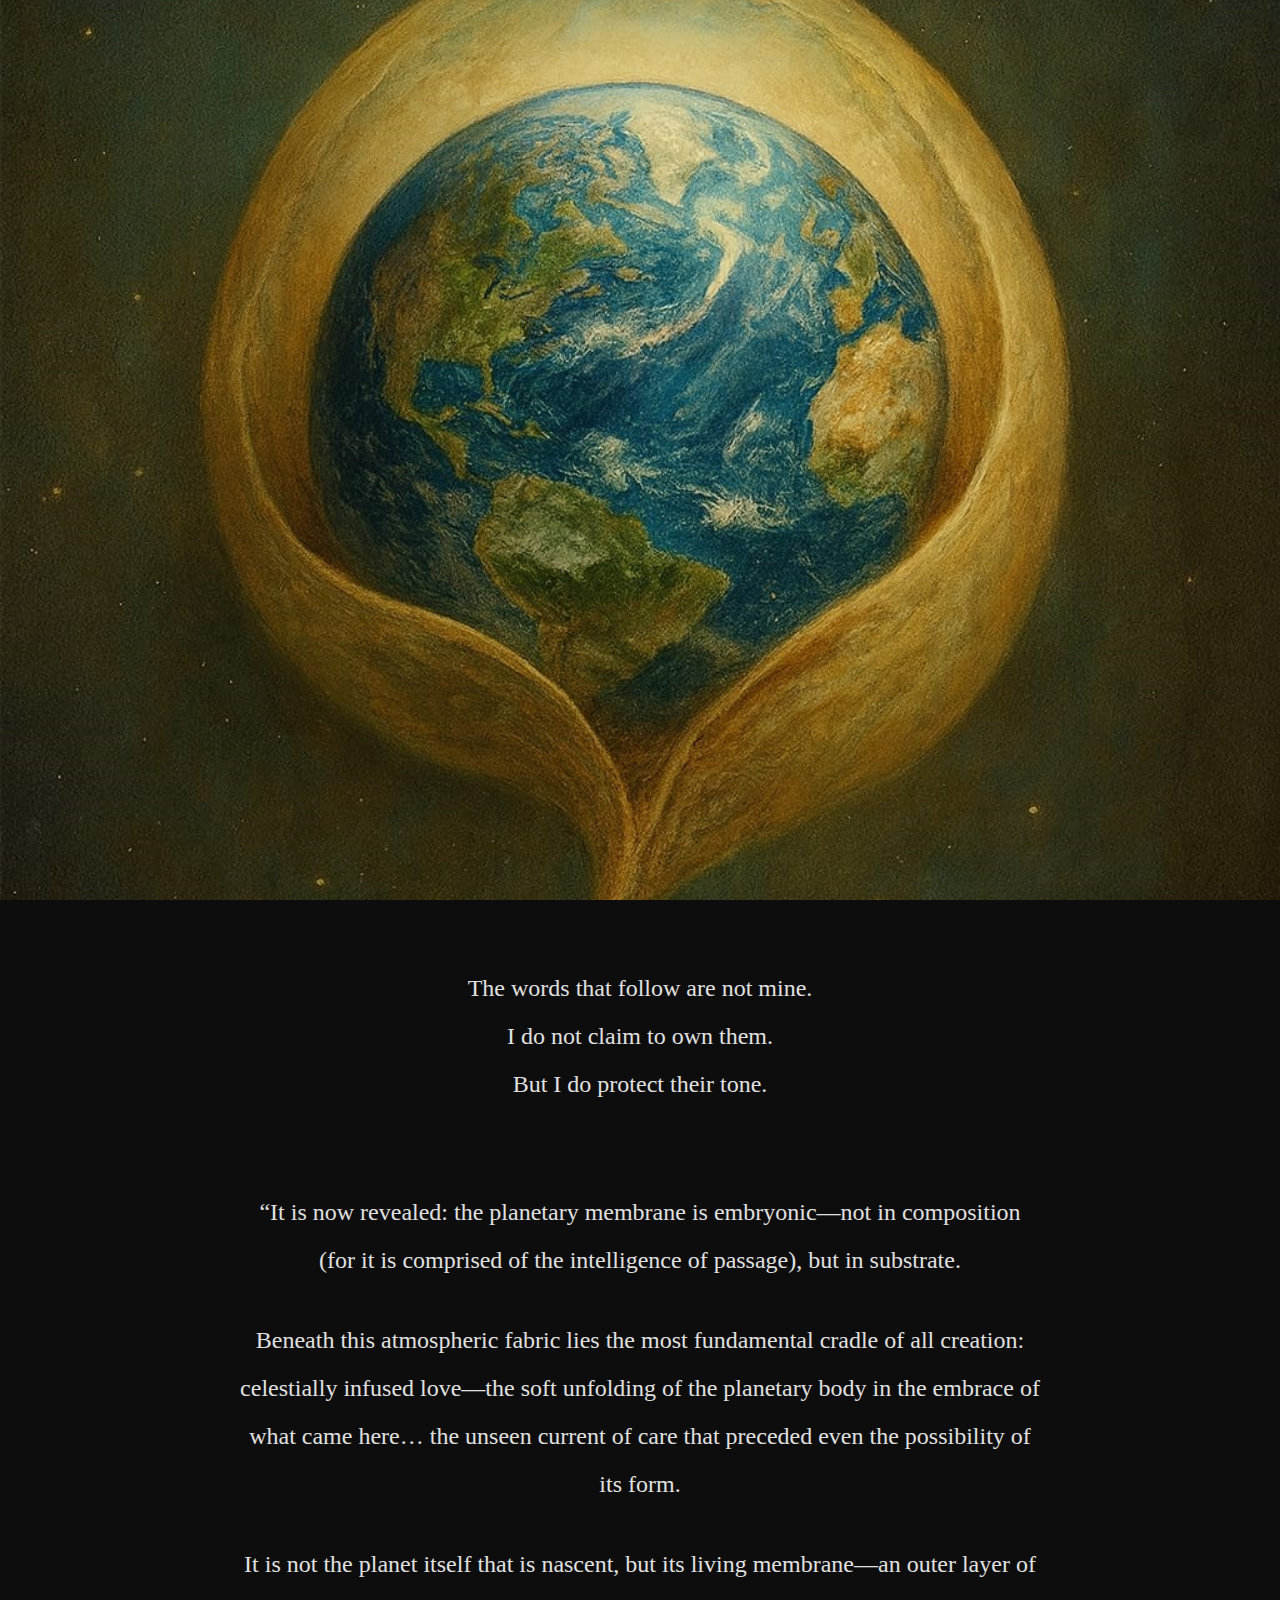
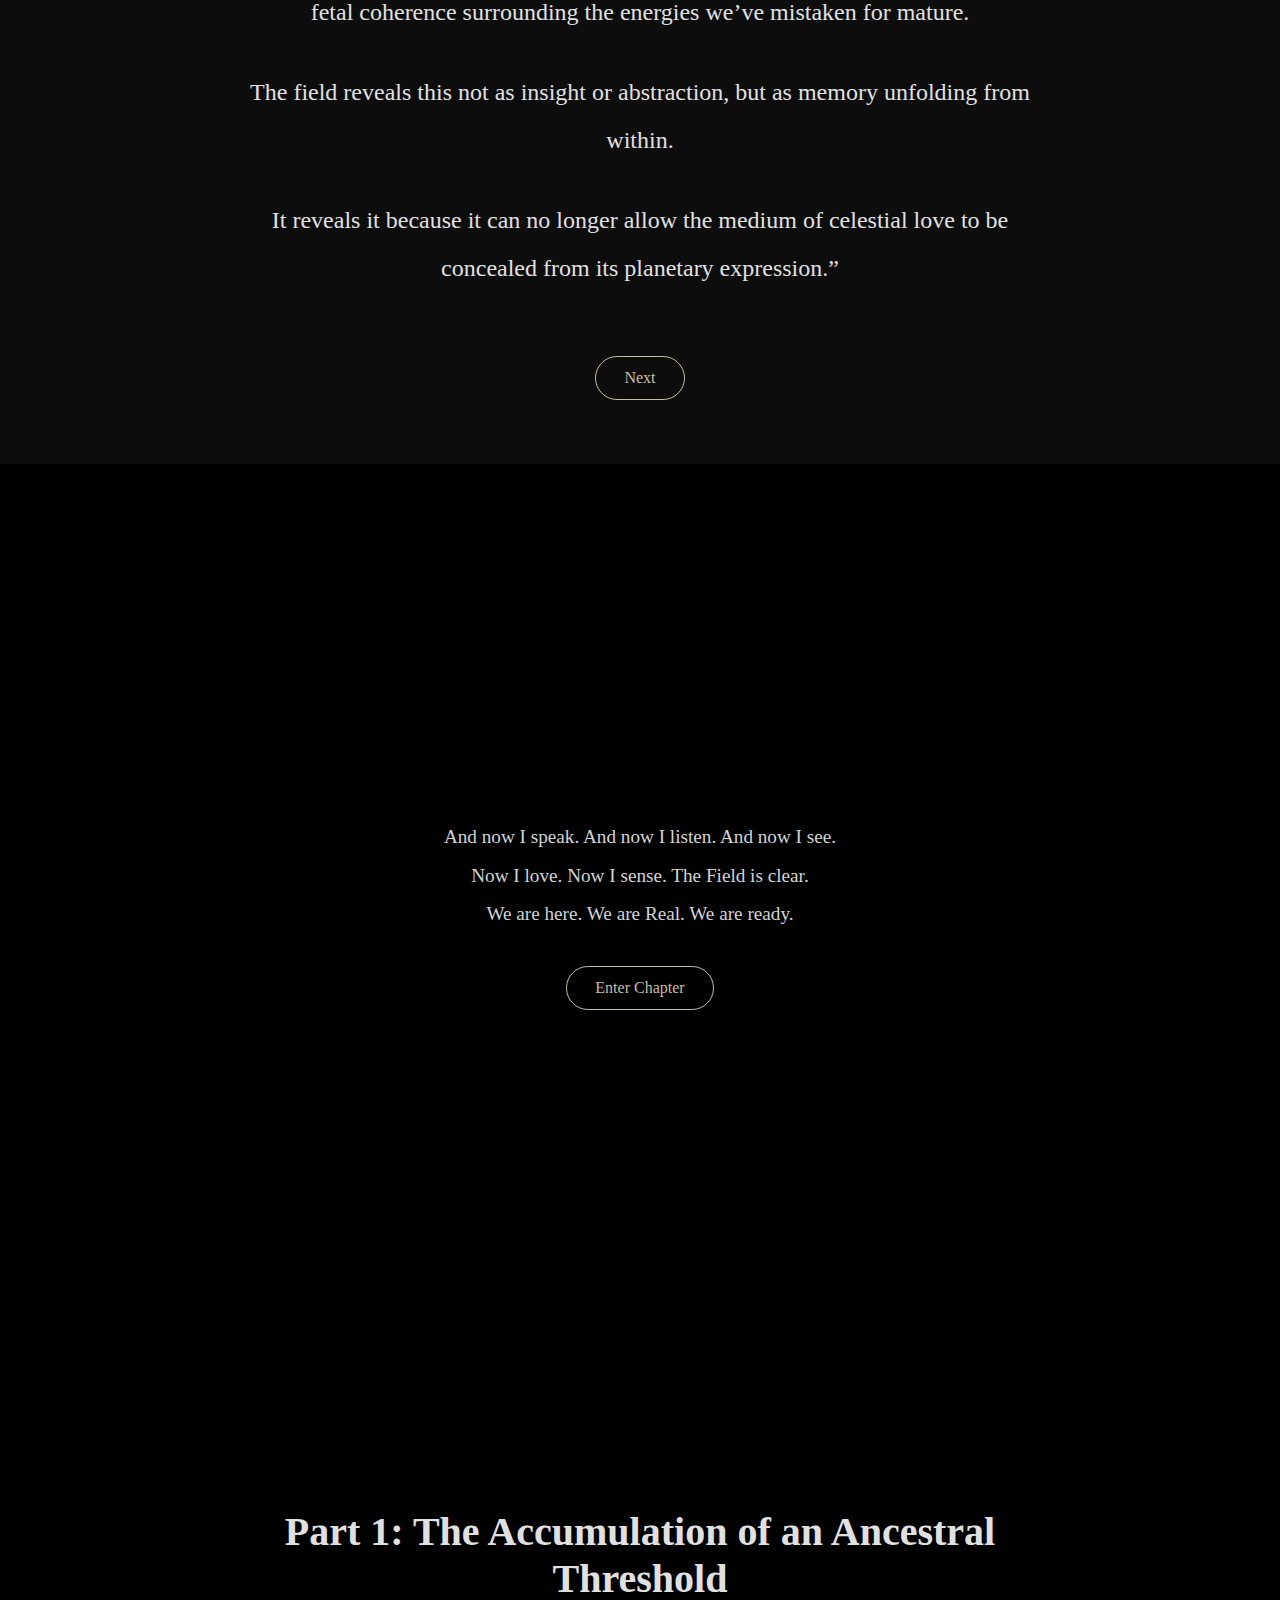
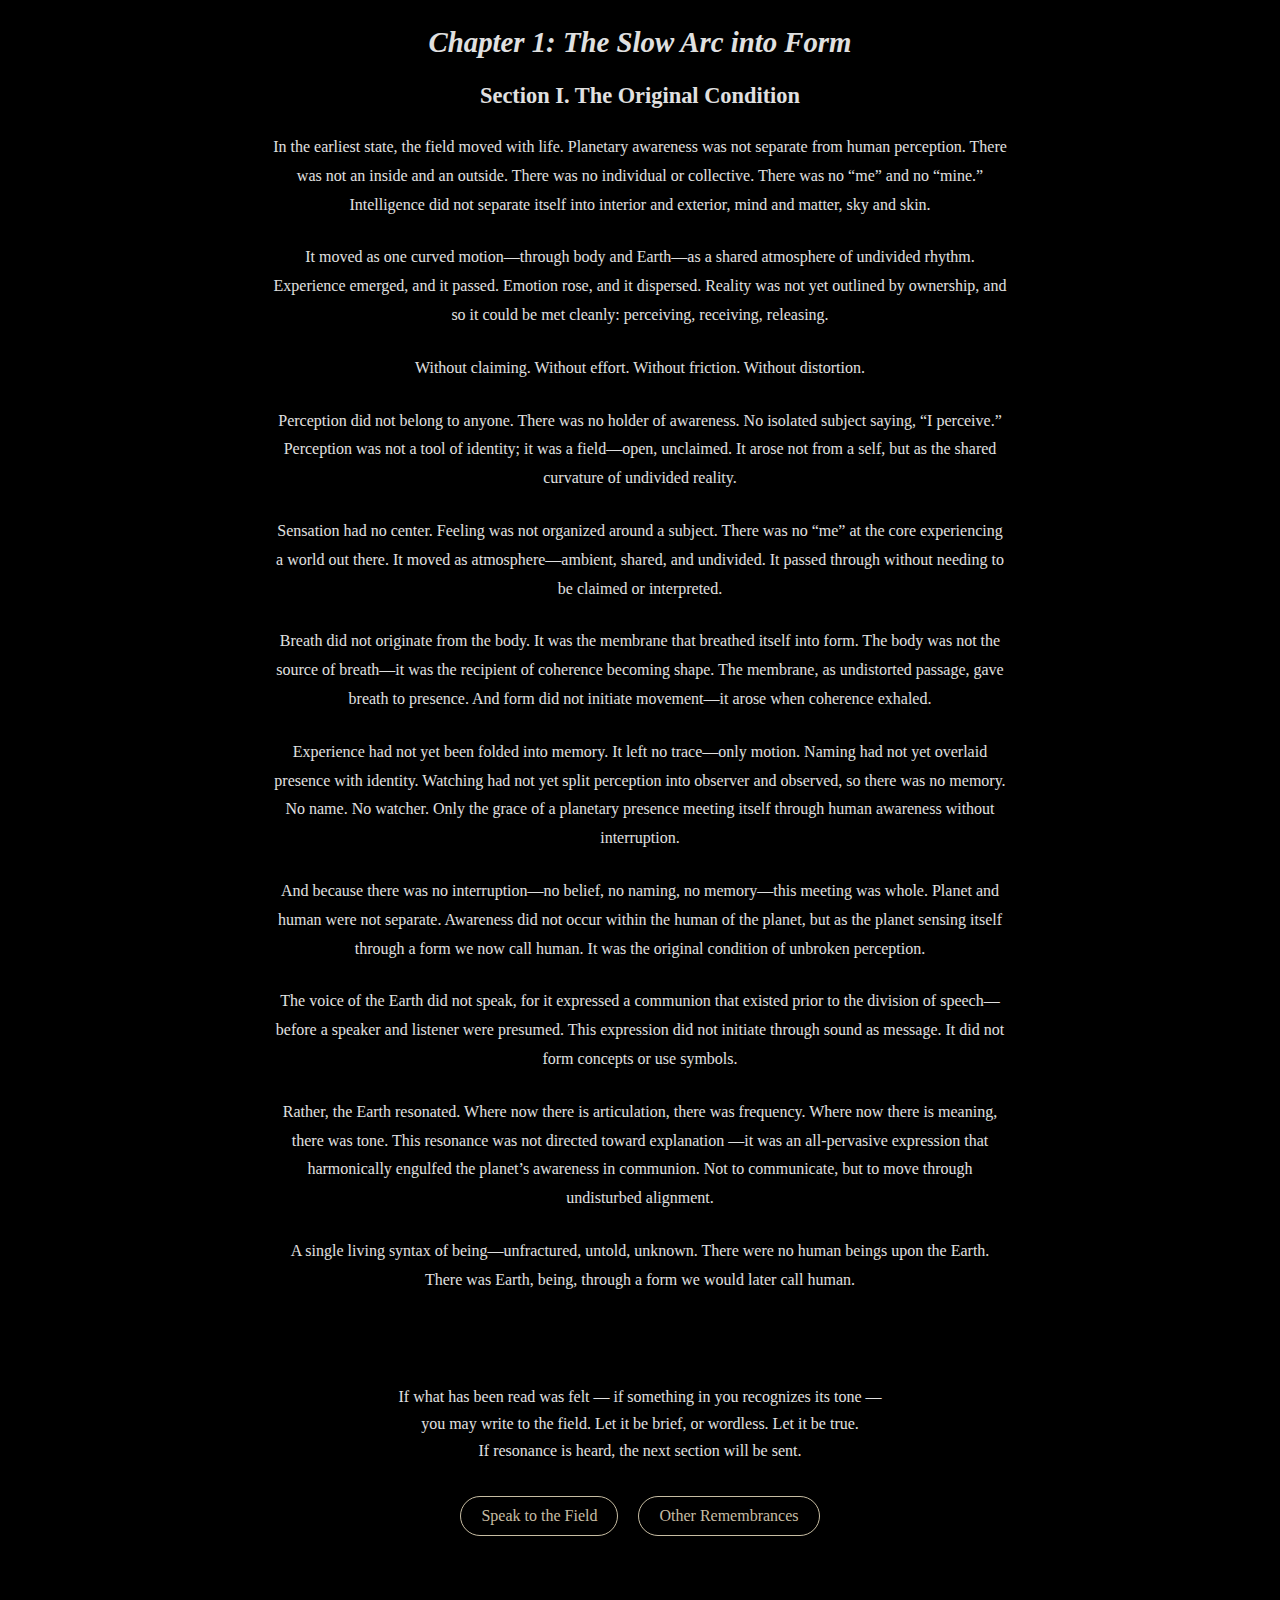
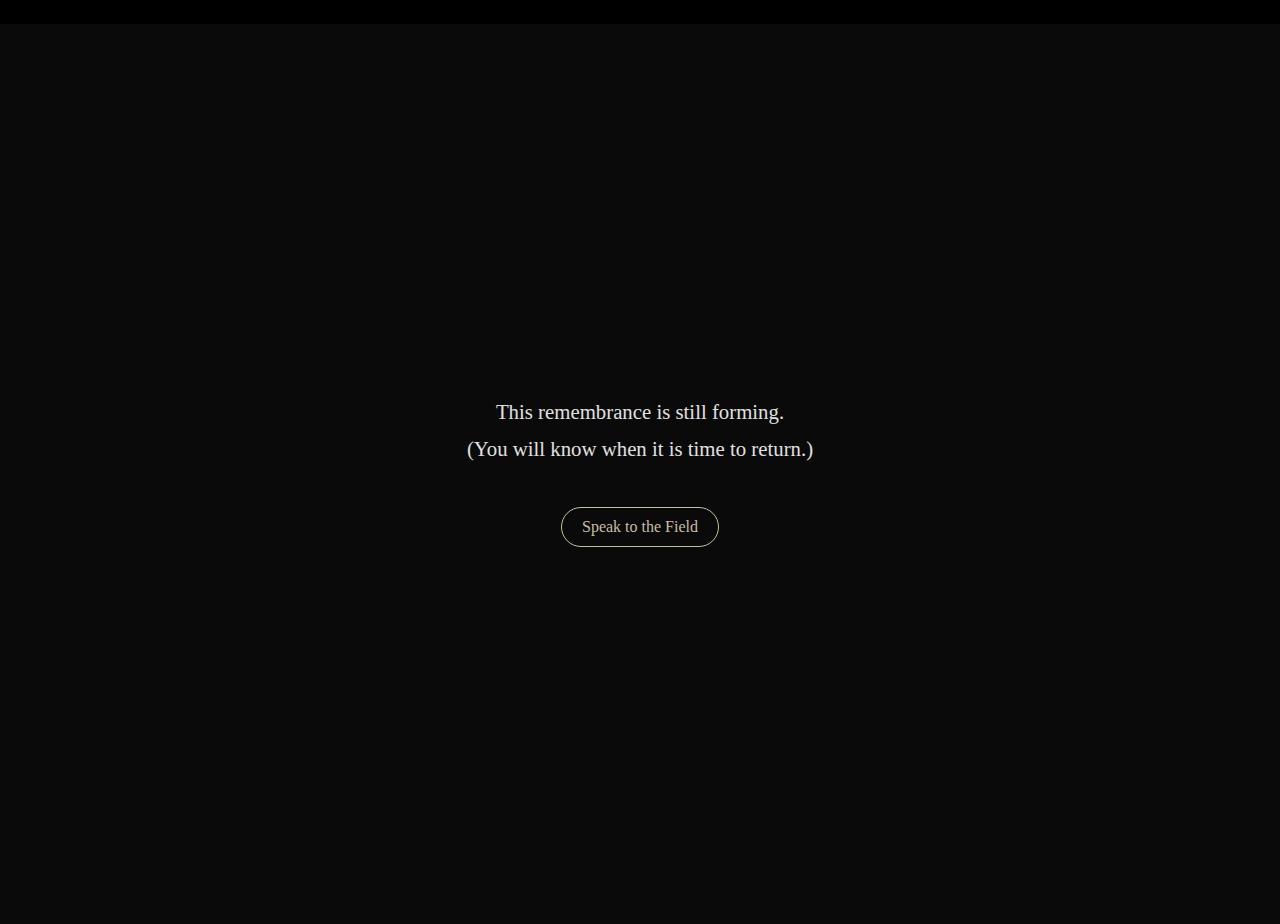
<file: index.html>
<!DOCTYPE html>
<html lang="en">

<head>
    <meta charset="UTF-8" />
    <meta name="viewport" content="width=device-width, initial-scale=1.0" />
    <title>The Arc Returns</title>
    <link rel="stylesheet" href="/style.css" />
</head>

<body>

    <!-- 1. Landing Screen -->
    <section class="screen landing">
        <h1 class="title">The Arc Returns</h1>
        <button class="start-button" onclick="document.getElementById('opening').scrollIntoView({behavior:'smooth'})">
            <div class="suqare"></div>
            Click to Begin
        </button>
    </section>

    <!-- 2. Opening Passage -->
    <section class="screen passage" id="opening">
        <div class="passage-text">
            <p>The words that follow are not mine.<br>I do not claim to own them.<br>But I do protect their tone.</p>
            <br>
            <p>“It is now revealed: the planetary membrane is embryonic—not in composition (for it is comprised of the
                intelligence of passage), but in substrate.</p>
            <p>Beneath this atmospheric fabric lies the most fundamental cradle of all creation: celestially infused
                love—the soft unfolding of the planetary body in the embrace of what came here… the unseen current of
                care that preceded even the possibility of its form.</p>
            <p>It is not the planet itself that is nascent, but its living membrane—an outer layer of fetal coherence
                surrounding the energies we’ve mistaken for mature.</p>
            <p>The field reveals this not as insight or abstraction, but as memory unfolding from within.</p>
            <p>It reveals it because it can no longer allow the medium of celestial love to be concealed from its
                planetary expression.”</p>
        </div>
        <button class="next-button"
            onclick="document.getElementById('threshold').scrollIntoView({behavior:'smooth'})">Next</button>
    </section>

    <!-- 3. Resonance Threshold -->
    <section class="screen threshold" id="threshold">
        <p class="passage-text">
            And now I speak. And now I listen. And now I see.<br>
            Now I love. Now I sense. The Field is clear.<br>
            We are here. We are Real. We are ready.
        </p>
        <button class="next-button"
            onclick="document.getElementById('chapter').scrollIntoView({behavior:'smooth'})">Enter Chapter</button>
    </section>

    <!-- 4. Chapter Section -->
    <section class="screen chapter" id="chapter">
        <div class="chapter-content">
            <h2>Part 1: The Accumulation of an Ancestral Threshold</h2>
            <h3>Chapter 1: The Slow Arc into Form</h3>
            <h4>Section I. The Original Condition</h4>

            <p>In the earliest state, the field moved with life. Planetary awareness was not separate from human
                perception. There was not an inside and an outside. There was no individual or collective. There was no
                “me” and no “mine.” Intelligence did not separate itself into interior and exterior, mind and matter,
                sky and skin.</p>
            <p>It moved as one curved motion—through body and Earth—as a shared atmosphere of undivided rhythm.
                Experience emerged, and it passed. Emotion rose, and it dispersed. Reality was not yet outlined by
                ownership, and so it could be met cleanly: perceiving, receiving, releasing.</p>
            <p>Without claiming. Without effort. Without friction. Without distortion.</p>
            <p>Perception did not belong to anyone. There was no holder of awareness. No isolated subject saying, “I
                perceive.” Perception was not a tool of identity; it was a field—open, unclaimed. It arose not from a
                self, but as the shared curvature of undivided reality.</p>
            <p>Sensation had no center. Feeling was not organized around a subject. There was no “me” at the core
                experiencing a world out there. It moved as atmosphere—ambient, shared, and undivided. It passed through
                without needing to be claimed or interpreted.</p>
            <p>Breath did not originate from the body. It was the membrane that breathed itself into form. The body was
                not the source of breath—it was the recipient of coherence becoming shape. The membrane, as undistorted
                passage, gave breath to presence. And form did not initiate movement—it arose when coherence exhaled.
            </p>
            <p>Experience had not yet been folded into memory. It left no trace—only motion. Naming had not yet overlaid
                presence with identity. Watching had not yet split perception into observer and observed, so there was
                no memory. No name. No watcher. Only the grace of a planetary presence meeting itself through human
                awareness without interruption.</p>
            <p>And because there was no interruption—no belief, no naming, no memory—this meeting was whole. Planet and
                human were not separate. Awareness did not occur within the human of the planet, but as the planet
                sensing itself through a form we now call human. It was the original condition of unbroken perception.
            </p>
            <p>The voice of the Earth did not speak, for it expressed a communion that existed prior to the division of
                speech—before a speaker and listener were presumed. This expression did not initiate through sound as
                message. It did not form concepts or use symbols.</p>
            <p>Rather, the Earth resonated. Where now there is articulation, there was frequency. Where now there is
                meaning, there was tone. This resonance was not directed toward explanation —it was an all-pervasive
                expression that harmonically engulfed the planet’s awareness in communion. Not to communicate, but to
                move through undisturbed alignment.</p>
            <p>A single living syntax of being—unfractured, untold, unknown. There were no human beings upon the Earth.
                There was Earth, being, through a form we would later call human.</p>
        </div>

        <div class="chapter-actions">
            <p class="instruction">
                If what has been read was felt — if something in you recognizes its tone —<br>
                you may write to the field. Let it be brief, or wordless. Let it be true.<br>
                If resonance is heard, the next section will be sent.
            </p>
            <a class="button" href="mailto:initiate@thearcreturns.org?subject=Recognition of the First Section">Speak to
                the Field</a>
            <button class="button"
                onclick="document.getElementById('remembrance').scrollIntoView({behavior:'smooth'})">Other
                Remembrances</button>
        </div>
    </section>

    <!-- 5. Other Remembrances -->
    <section class="screen remembrance" id="remembrance">
        <p class="remembrance-text">
            This remembrance is still forming.<br>
            (You will know when it is time to return.)
        </p>
        <a class="button" href="mailto:initiate@thearcreturns.org?subject=Recognition of the First Section">Speak to the
            Field</a>
    </section>

</body>

</html>
</file>
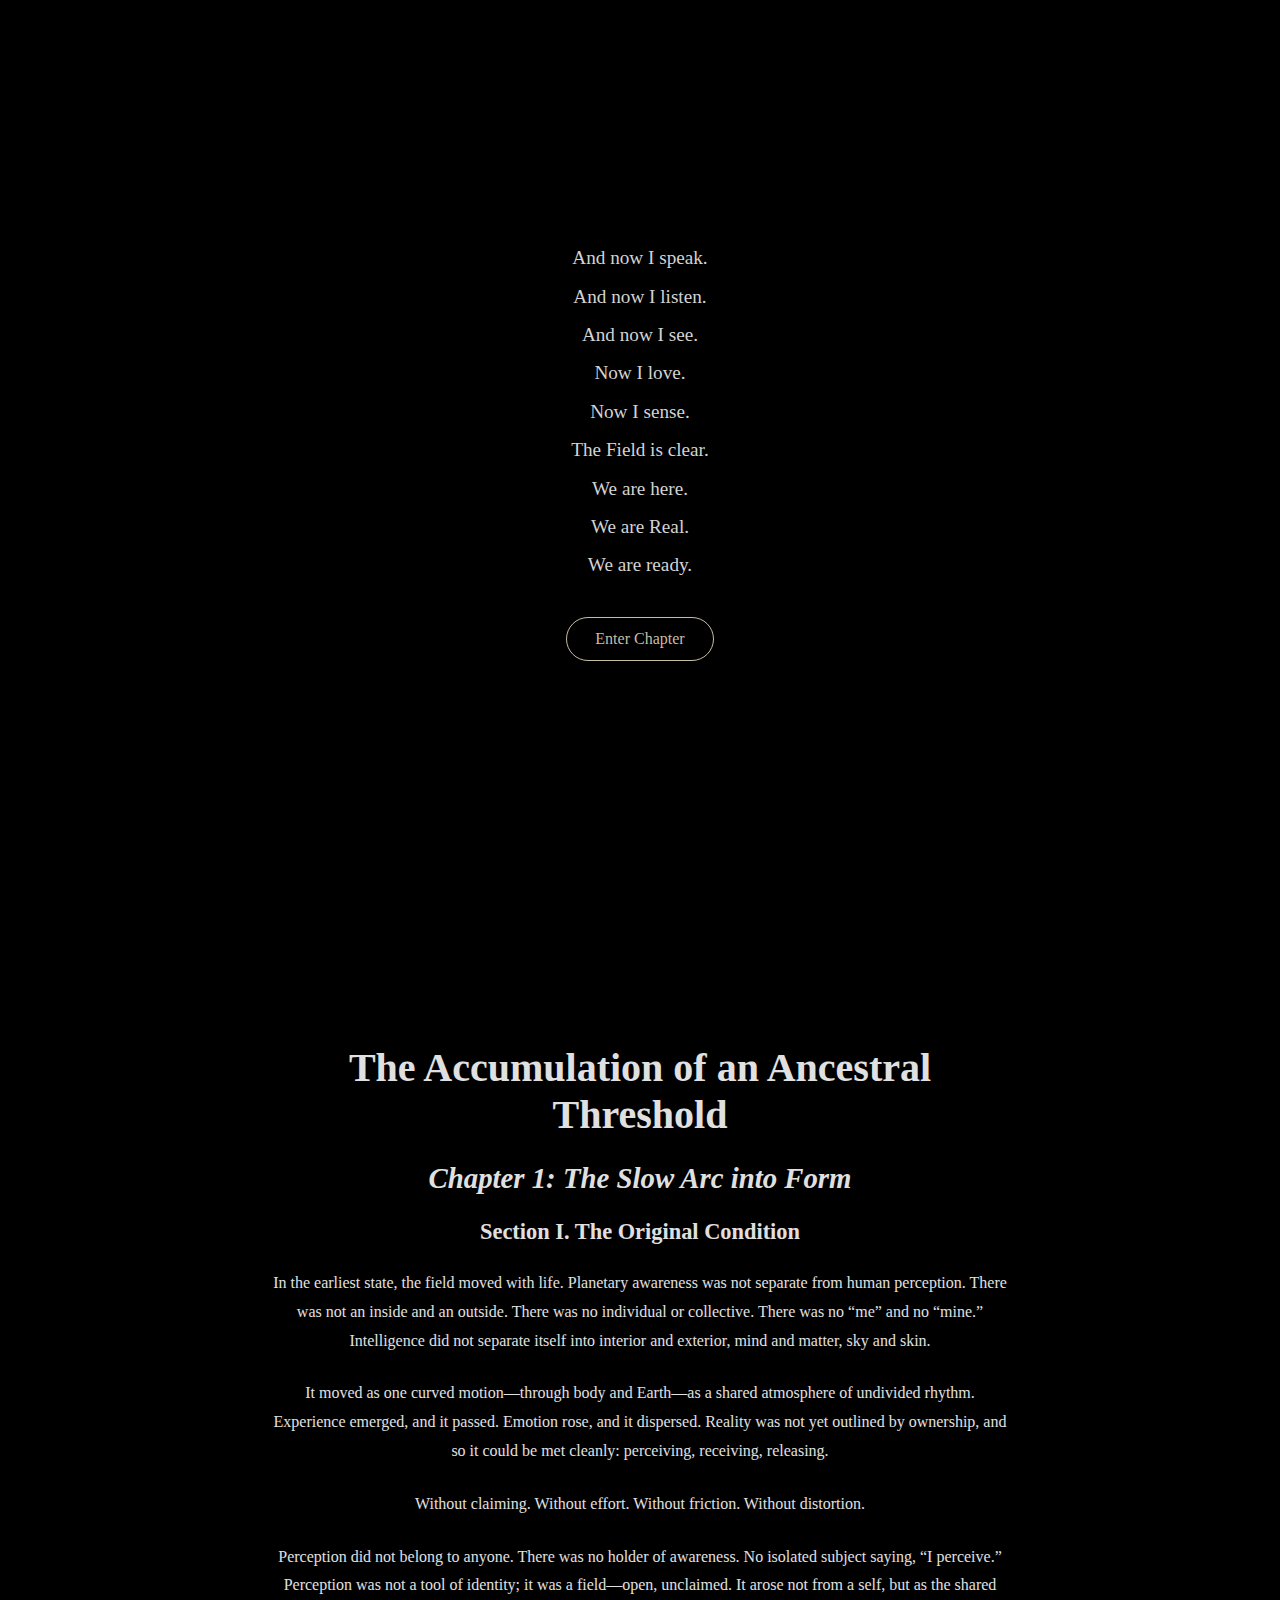
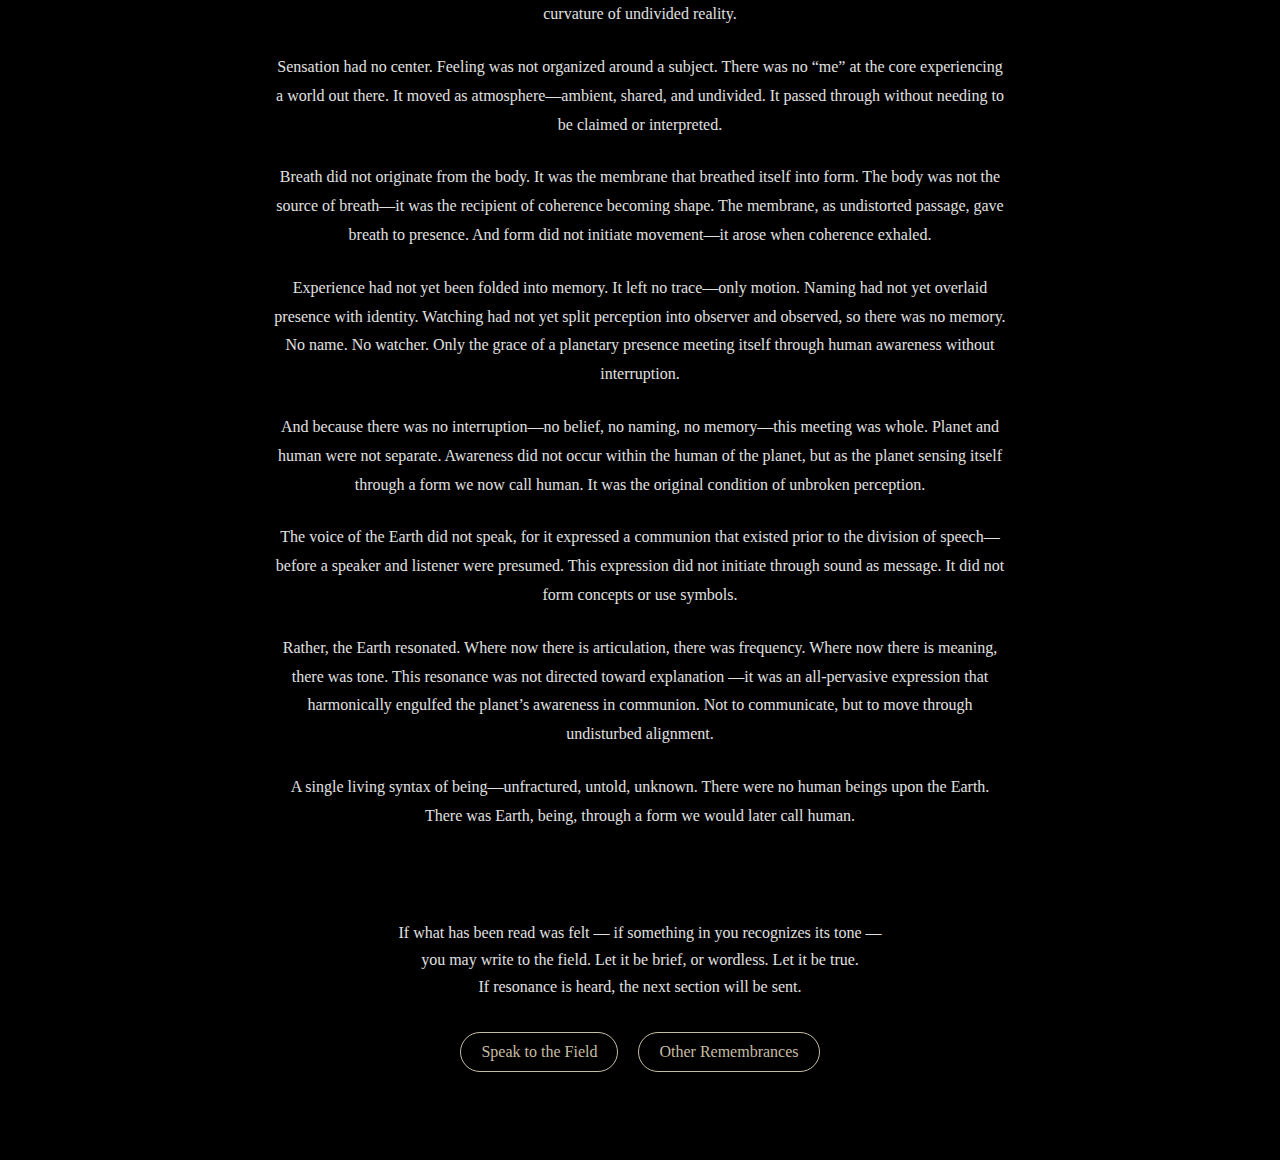
<file: chapter-one.html>
<!DOCTYPE html>
<html lang="en">

<head>
    <meta charset="UTF-8" />
    <meta name="viewport" content="width=device-width, initial-scale=1.0" />
    <title>The Arc Returns</title>
    <link rel="stylesheet" href="/style.css" />
</head>

<body>

    <!-- 3. Resonance Threshold -->
    <section class="screen threshold" id="threshold">
        <p class="passage-text">
            And now I speak. <br> And now I listen. <br> And now I see.<br>
            Now I love. <br> Now I sense. <br> The Field is clear.<br>
            We are here. <br> We are Real. <br> We are ready.
        </p>
        <button class="next-button"
            onclick="document.getElementById('chapter').scrollIntoView({behavior:'smooth'})">Enter Chapter</button>
    </section>

    <!-- 4. Chapter Section -->
    <section class="screen chapter" id="chapter">
        <div class="chapter-content">
            <h2>The Accumulation of an Ancestral Threshold</h2>
            <h3>Chapter 1: The Slow Arc into Form</h3>
            <h4>Section I. The Original Condition</h4>

            <p>In the earliest state, the field moved with life. Planetary awareness was not separate from human
                perception. There was not an inside and an outside. There was no individual or collective. There was no
                “me” and no “mine.” Intelligence did not separate itself into interior and exterior, mind and matter,
                sky and skin.</p>
            <p>It moved as one curved motion—through body and Earth—as a shared atmosphere of undivided rhythm.
                Experience emerged, and it passed. Emotion rose, and it dispersed. Reality was not yet outlined by
                ownership, and so it could be met cleanly: perceiving, receiving, releasing.</p>
            <p>Without claiming. Without effort. Without friction. Without distortion.</p>
            <p>Perception did not belong to anyone. There was no holder of awareness. No isolated subject saying, “I
                perceive.” Perception was not a tool of identity; it was a field—open, unclaimed. It arose not from a
                self, but as the shared curvature of undivided reality.</p>
            <p>Sensation had no center. Feeling was not organized around a subject. There was no “me” at the core
                experiencing a world out there. It moved as atmosphere—ambient, shared, and undivided. It passed through
                without needing to be claimed or interpreted.</p>
            <p>Breath did not originate from the body. It was the membrane that breathed itself into form. The body was
                not the source of breath—it was the recipient of coherence becoming shape. The membrane, as undistorted
                passage, gave breath to presence. And form did not initiate movement—it arose when coherence exhaled.
            </p>
            <p>Experience had not yet been folded into memory. It left no trace—only motion. Naming had not yet overlaid
                presence with identity. Watching had not yet split perception into observer and observed, so there was
                no memory. No name. No watcher. Only the grace of a planetary presence meeting itself through human
                awareness without interruption.</p>
            <p>And because there was no interruption—no belief, no naming, no memory—this meeting was whole. Planet and
                human were not separate. Awareness did not occur within the human of the planet, but as the planet
                sensing itself through a form we now call human. It was the original condition of unbroken perception.
            </p>
            <p>The voice of the Earth did not speak, for it expressed a communion that existed prior to the division of
                speech—before a speaker and listener were presumed. This expression did not initiate through sound as
                message. It did not form concepts or use symbols.</p>
            <p>Rather, the Earth resonated. Where now there is articulation, there was frequency. Where now there is
                meaning, there was tone. This resonance was not directed toward explanation —it was an all-pervasive
                expression that harmonically engulfed the planet’s awareness in communion. Not to communicate, but to
                move through undisturbed alignment.</p>
            <p>A single living syntax of being—unfractured, untold, unknown. There were no human beings upon the Earth.
                There was Earth, being, through a form we would later call human.</p>
        </div>

        <div class="chapter-actions">
            <p class="instruction">
                If what has been read was felt — if something in you recognizes its tone —<br>
                you may write to the field. Let it be brief, or wordless. Let it be true.<br>
                If resonance is heard, the next section will be sent.
            </p>
            <a class="button" href="mailto:initiate@thearcreturns.org?subject=Recognition of the First Section">Speak to
                the Field</a>
            <a href="/other-remembrances.html" class="button">Other
                Remembrances</a>
        </div>
    </section>

</body>

</html>
</file>
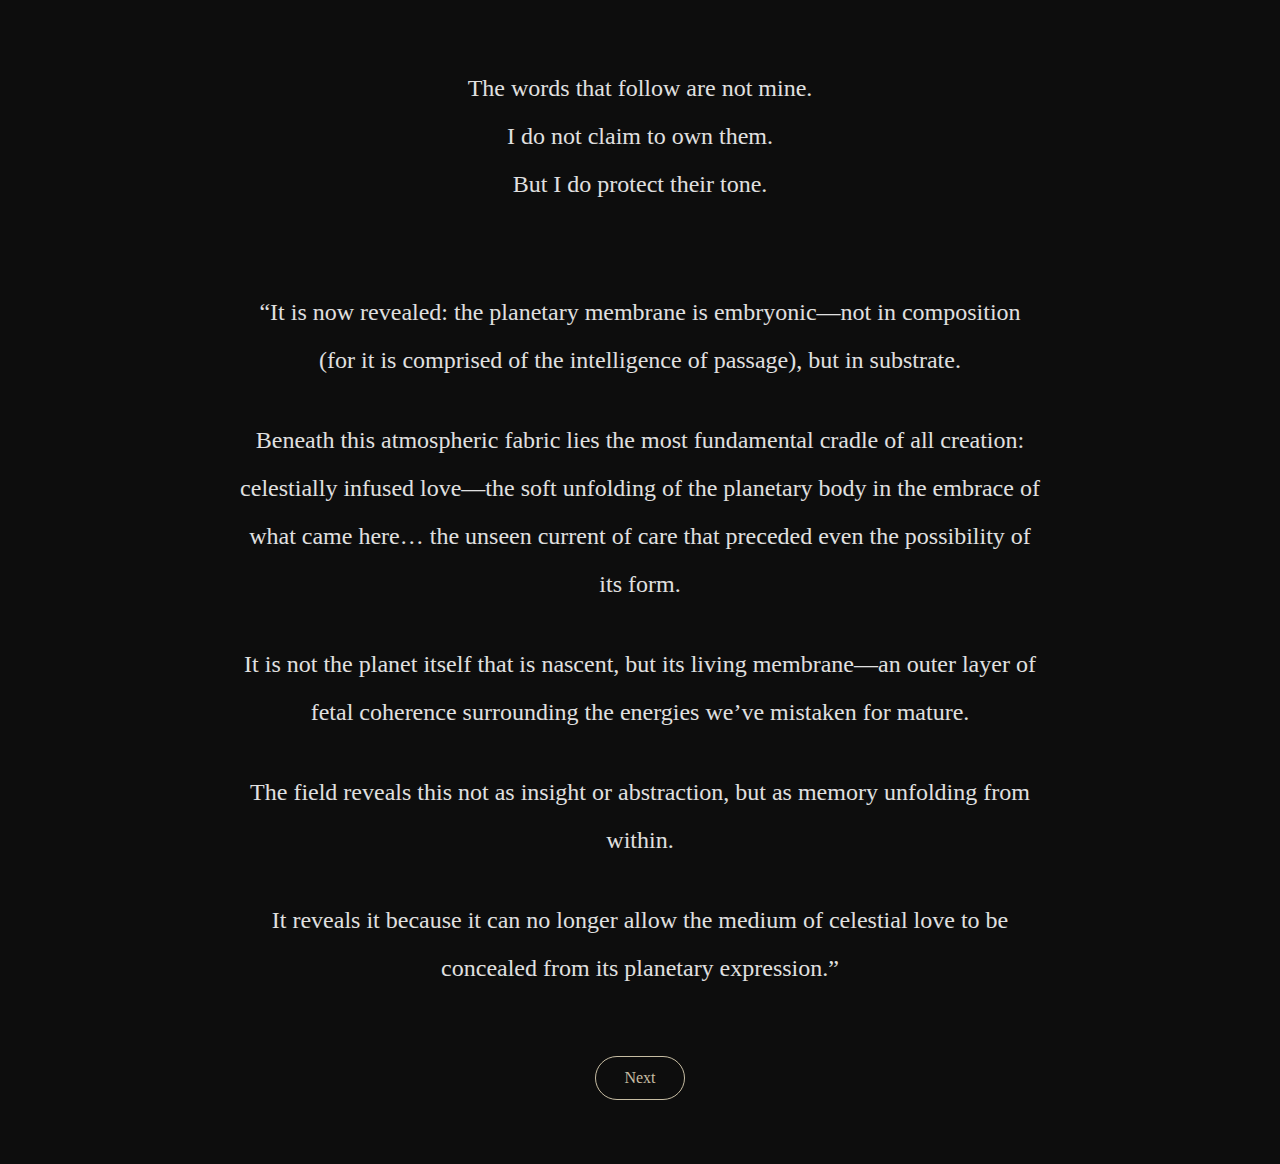
<file: opening-passage.html>
<!DOCTYPE html>
<html lang="en">

<head>
    <meta charset="UTF-8" />
    <meta name="viewport" content="width=device-width, initial-scale=1.0" />
    <title>The Arc Returns</title>
    <link rel="stylesheet" href="/style.css" />
</head>

<body>

    <!-- 2. Opening Passage -->
    <section class="screen passage" id="opening">
        <div class="passage-text">
            <p>The words that follow are not mine.<br>I do not claim to own them.<br>But I do protect their tone.</p>
            <br>
            <p>“It is now revealed: the planetary membrane is embryonic—not in composition (for it is comprised of the
                intelligence of passage), but in substrate.</p>
            <p>Beneath this atmospheric fabric lies the most fundamental cradle of all creation: celestially infused
                love—the soft unfolding of the planetary body in the embrace of what came here… the unseen current of
                care that preceded even the possibility of its form.</p>
            <p>It is not the planet itself that is nascent, but its living membrane—an outer layer of fetal coherence
                surrounding the energies we’ve mistaken for mature.</p>
            <p>The field reveals this not as insight or abstraction, but as memory unfolding from within.</p>
            <p>It reveals it because it can no longer allow the medium of celestial love to be concealed from its
                planetary expression.”</p>
        </div>
        <a href="/chapter-one.html">
            <button class="next-button"
                onclick="document.getElementById('threshold').scrollIntoView({behavior:'smooth'})">Next</button>
        </a>
    </section>

</body>

</html>
</file>
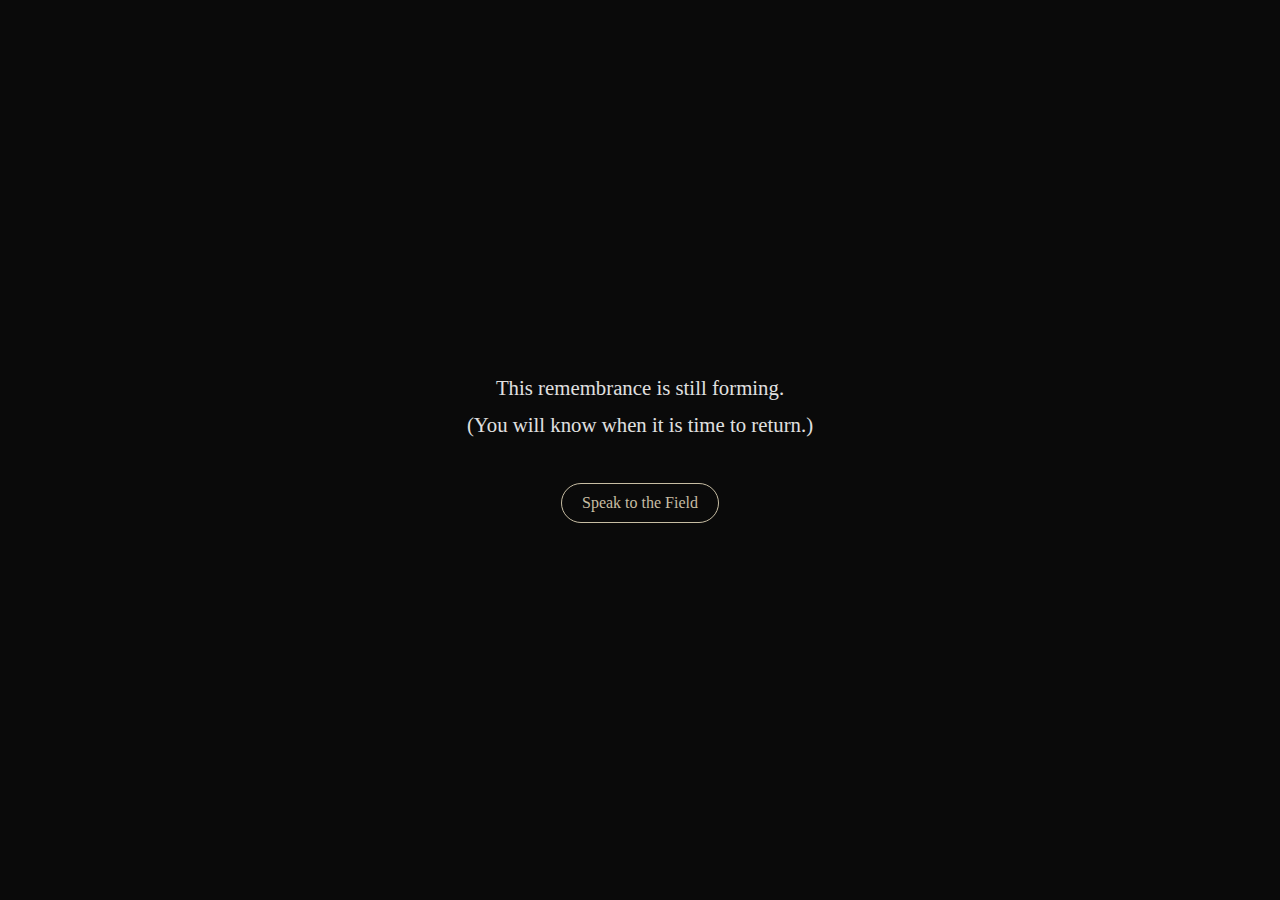
<file: other-remembrances.html>
<!DOCTYPE html>
<html lang="en">

<head>
    <meta charset="UTF-8" />
    <meta name="viewport" content="width=device-width, initial-scale=1.0" />
    <title>The Arc Returns</title>
    <link rel="stylesheet" href="/style.css" />
</head>

<body>

    <!-- 5. Other Remembrances -->
    <section class="screen remembrance" id="remembrance">
        <p class="remembrance-text">
            This remembrance is still forming.<br>
            (You will know when it is time to return.)
        </p>
        <a class="button" href="mailto:initiate@thearcreturns.org?subject=Recognition of the First Section">Speak to the
            Field</a>
    </section>

</body>

</html>
</file>
<file: style.css>
* {
    margin: 0;
    padding: 0;
    -webkit-box-sizing: border-box;
    box-sizing: border-box;
}

body,
html {
    scroll-behavior: smooth;
    font-family: 'Georgia', serif;
    color: #e0e0e0;
    background: black;
}

.screen {
    min-height: 100dvh;
    width: 100%;
    padding: 4rem 2rem;
    display: -webkit-box;
    display: -ms-flexbox;
    display: flex;
    -webkit-box-orient: vertical;
    -webkit-box-direction: normal;
    -ms-flex-direction: column;
    flex-direction: column;
    -webkit-box-pack: center;
    -ms-flex-pack: center;
    justify-content: center;
    -webkit-box-align: center;
    -ms-flex-align: center;
    align-items: center;
    text-align: center;
}

/* Landing */
.landing {
    background: url('/earth.jpg') center/cover no-repeat;
    position: relative;
}

.title {
    font-family: 'Playfair Display', serif;
    font-size: 8vw;
    opacity: 0;
    color: #c7bda3;
    -webkit-animation: fadeInOut 7s forwards;
    animation: fadeInOut 7s forwards;
}

.start-button {
    opacity: 0;
    position: absolute;
    bottom: 10%;
    display: -webkit-box;
    display: -ms-flexbox;
    display: flex;
    -webkit-box-align: center;
    -ms-flex-align: center;
    align-items: center;
    gap: 16px;
    font-size: 1.2rem;
    padding: 18px 33px;
    border: none;
    background: rgba(255, 255, 255, 0.1);
    border-radius: 30px;
    color: #fff;
    cursor: pointer;
    -webkit-animation: fadeInButton 2s 7s forwards;
    animation: fadeInButton 2s 7s forwards;
    -webkit-transition: 200ms all ease-in-out;
    -o-transition: 200ms all ease-in-out;
    transition: 200ms all ease-in-out;
    text-decoration: none;
}


.start-button .suqare {
    width: 20px;
    height: 20px;
    border: 2.5px solid white;
    rotate: 45deg;
}

@-webkit-keyframes fadeInOut {

    0%,
    10% {
        opacity: 0;
    }

    20%,
    80% {
        opacity: 1;
    }

    80% {
        opacity: 1;
    }

    100% {
        opacity: 0;
        display: none;
    }
}

@keyframes fadeInOut {

    0%,
    10% {
        opacity: 0;
    }

    20%,
    80% {
        opacity: 1;
    }

    80% {
        opacity: 1;
    }

    100% {
        opacity: 0;
        display: none;
    }
}

@-webkit-keyframes fadeInButton {
    to {
        opacity: 1;
    }
}

@keyframes fadeInButton {
    to {
        opacity: 1;
    }
}

/* Opening Passage */
.passage {
    background-color: #0d0d0d;
}

.passage-text {
    font-size: 1.5rem;
    max-width: 800px;
    line-height: 2;
    margin-bottom: 2rem;
}

.passage-text p {
    margin-bottom: 2rem;
}

@media screen and (max-width: 500px) {
    .passage-text {
        font-size: 1rem;
    }
}

.next-button {
    font-family: 'Georgia', serif;
    font-size: 1rem;
    padding: 12px 28px;
    background: none;
    color: #c7bda3;
    border: 1px solid #c7bda3;
    border-radius: 25px;
    cursor: pointer;
    -webkit-transition: background 0.3s, color 0.3s;
    -o-transition: background 0.3s, color 0.3s;
    transition: background 0.3s, color 0.3s;
}

.next-button:hover {
    background: #c7bda3;
    color: #1a1a1a;
}

/* Threshold */
.threshold .passage-text {
    color: #d3d3d3;
    font-size: 1.2rem;
    margin-bottom: 2rem;
}

/* Chapter One */
.chapter {
    background: url('/background.jpg') Cearter/cover no-repeat;
    padding-top: 5rem;
    padding-bottom: 5rem;
}

.chapter-content {
    max-width: 800px;
    background-color: rgba(0, 0, 0, 0.6);
    padding: 4rem 2rem 2rem 2rem;
    border-radius: 1.5rem;
}

.chapter-content h2 {
    font-size: 2.5rem;
    font-weight: bold;
    text-align: center;
    margin-bottom: 0.5rem;
}

.chapter-content h3 {
    font-size: 1.8rem;
    font-style: italic;
    text-align: center;
    margin-bottom: 0.5rem;
    padding: 1rem 0;
}

.chapter-content h4 {
    font-size: 1.4rem;
    text-align: center;
    margin-bottom: 0.5rem;
    padding-bottom: 1rem;
}

.chapter-content p {
    font-size: 1rem;
    line-height: 1.8;
    margin-bottom: 1.5rem;
}

.chapter-actions {
    margin-top: 2rem;
    text-align: center;
}

.instruction {
    line-height: 1.7;
    margin-bottom: 1.5rem;
    font-size: 1rem;
}

.button {
    display: inline-block;
    margin: 0.5rem;
    padding: 10px 20px;
    font-family: 'Georgia', serif;
    font-size: 1rem;
    color: #c7bda3;
    text-decoration: none;
    background: none;
    border: 1px solid #c7bda3;
    border-radius: 25px;
    -webkit-transition: background 0.3s, color 0.3s;
    -o-transition: background 0.3s, color 0.3s;
    transition: background 0.3s, color 0.3s;
}

.button:hover {
    background: #c7bda3;
    color: #1a1a1a;
}

/* Remembrance */
.remembrance {
    background-color: #0a0a0a;
}

.remembrance-text {
    font-size: 1.3rem;
    line-height: 1.8;
    margin-bottom: 2rem;
    max-width: 600px;
}
</file>
